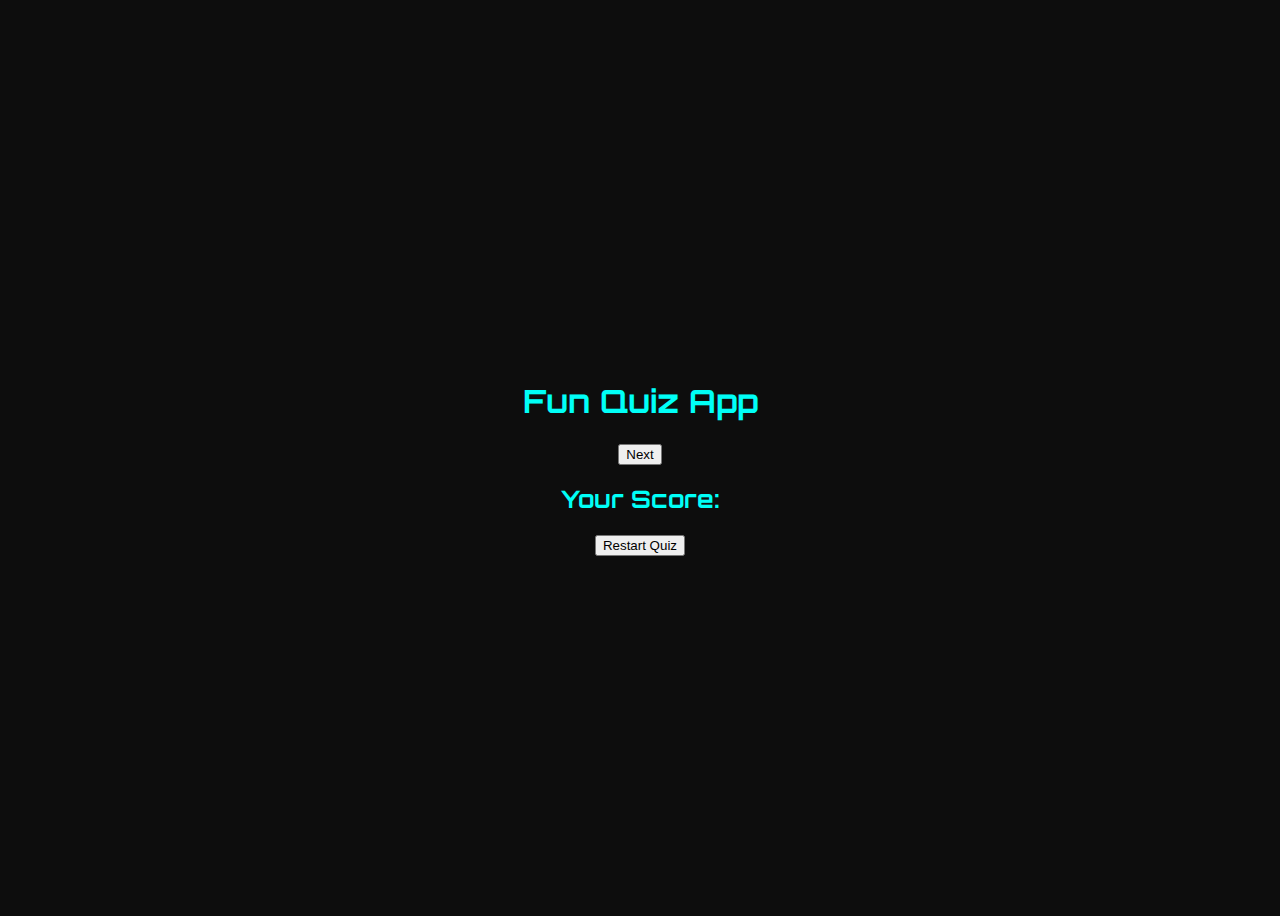
<file: INDEX.HTML>
<!DOCTYPE html>
<html lang="en">
<head>
  <meta charset="UTF-8">
  <meta name="viewport" content="width=device-width, initial-scale=1.0">
  <title>Quiz App</title>
  <link rel="stylesheet" href="style.css">
</head>
<body>
  <div class="container">
    <h1>Fun Quiz App</h1>
    <div id="quizCard" class="quiz-card">
      <h2 id="question"></h2>
      <div id="options" class="options"></div>
      <button id="nextBtn">Next</button>
    </div>
    <div id="resultCard" class="result-card hidden">
      <h2>Your Score:</h2>
      <p id="score"></p>
      <button id="restartBtn">Restart Quiz</button>
    </div>
  </div>

  <script src="script.js"></script>
</body>
</html>
</file>
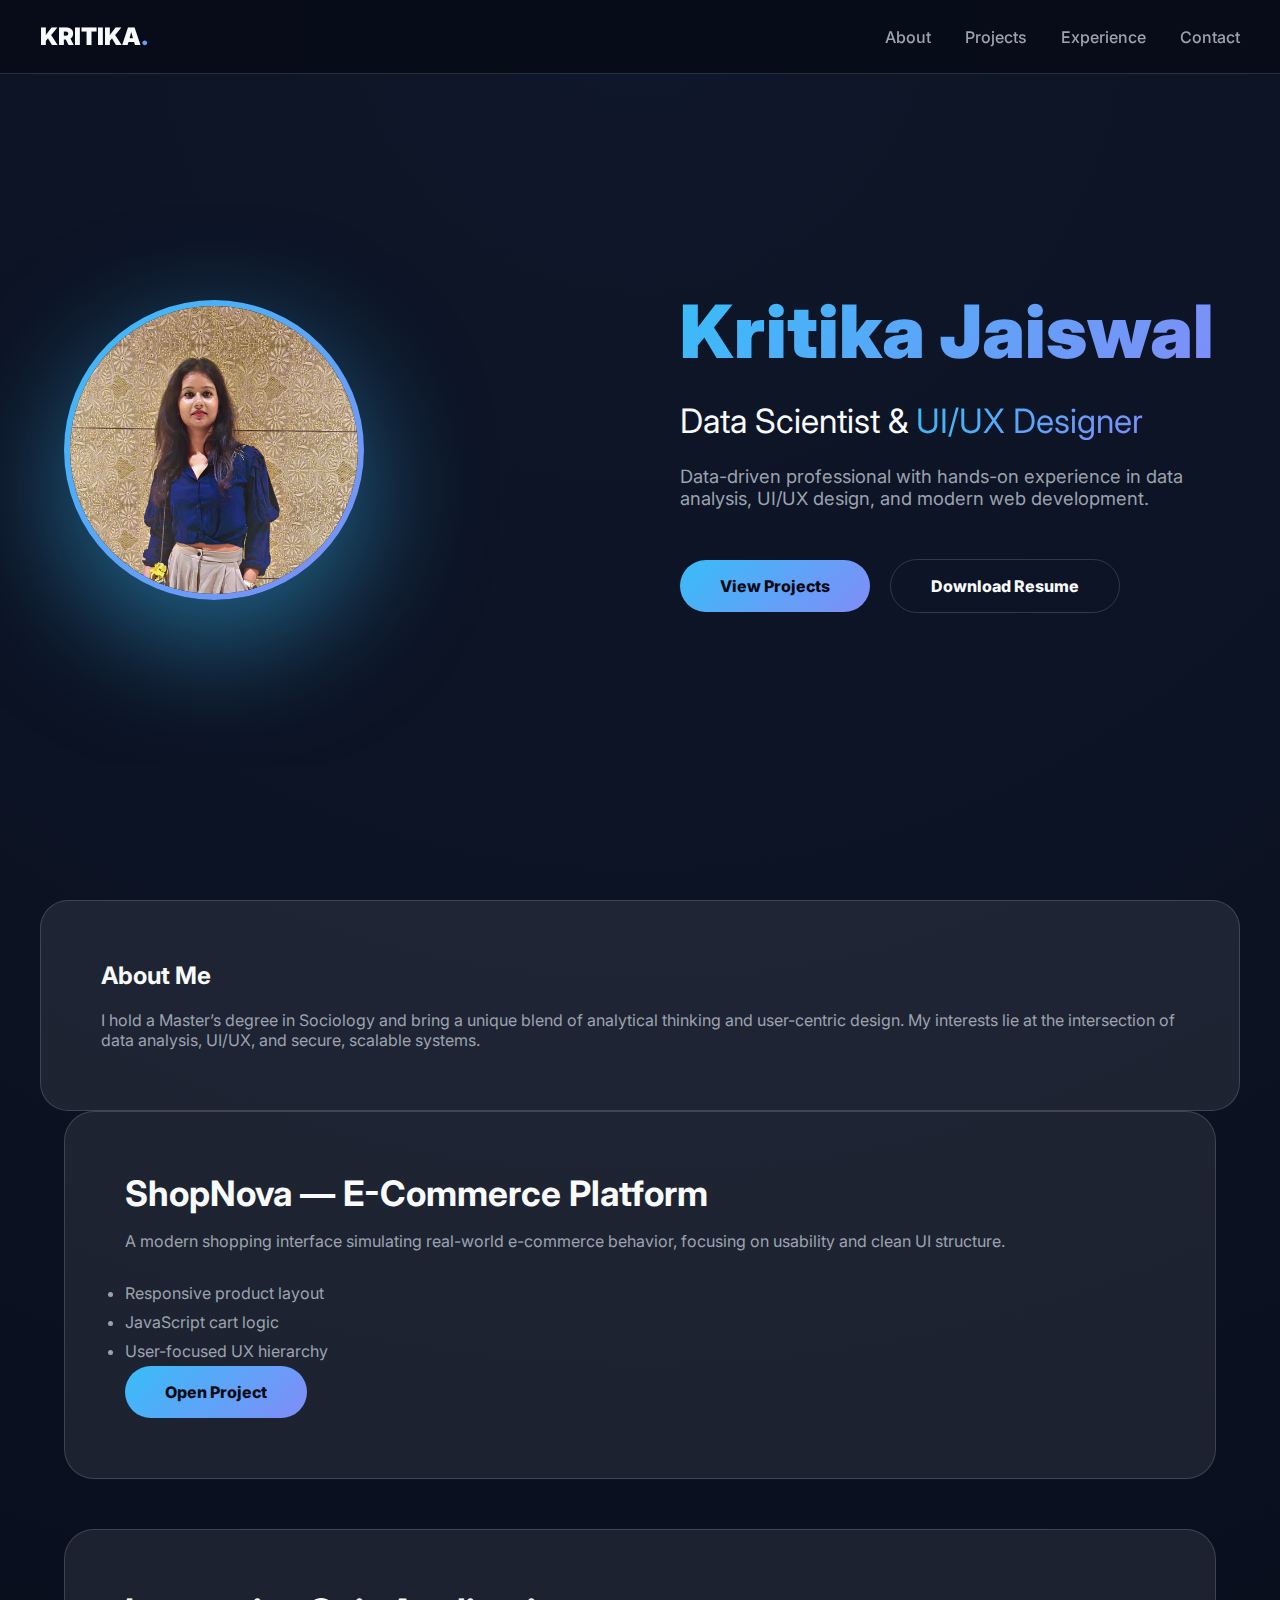
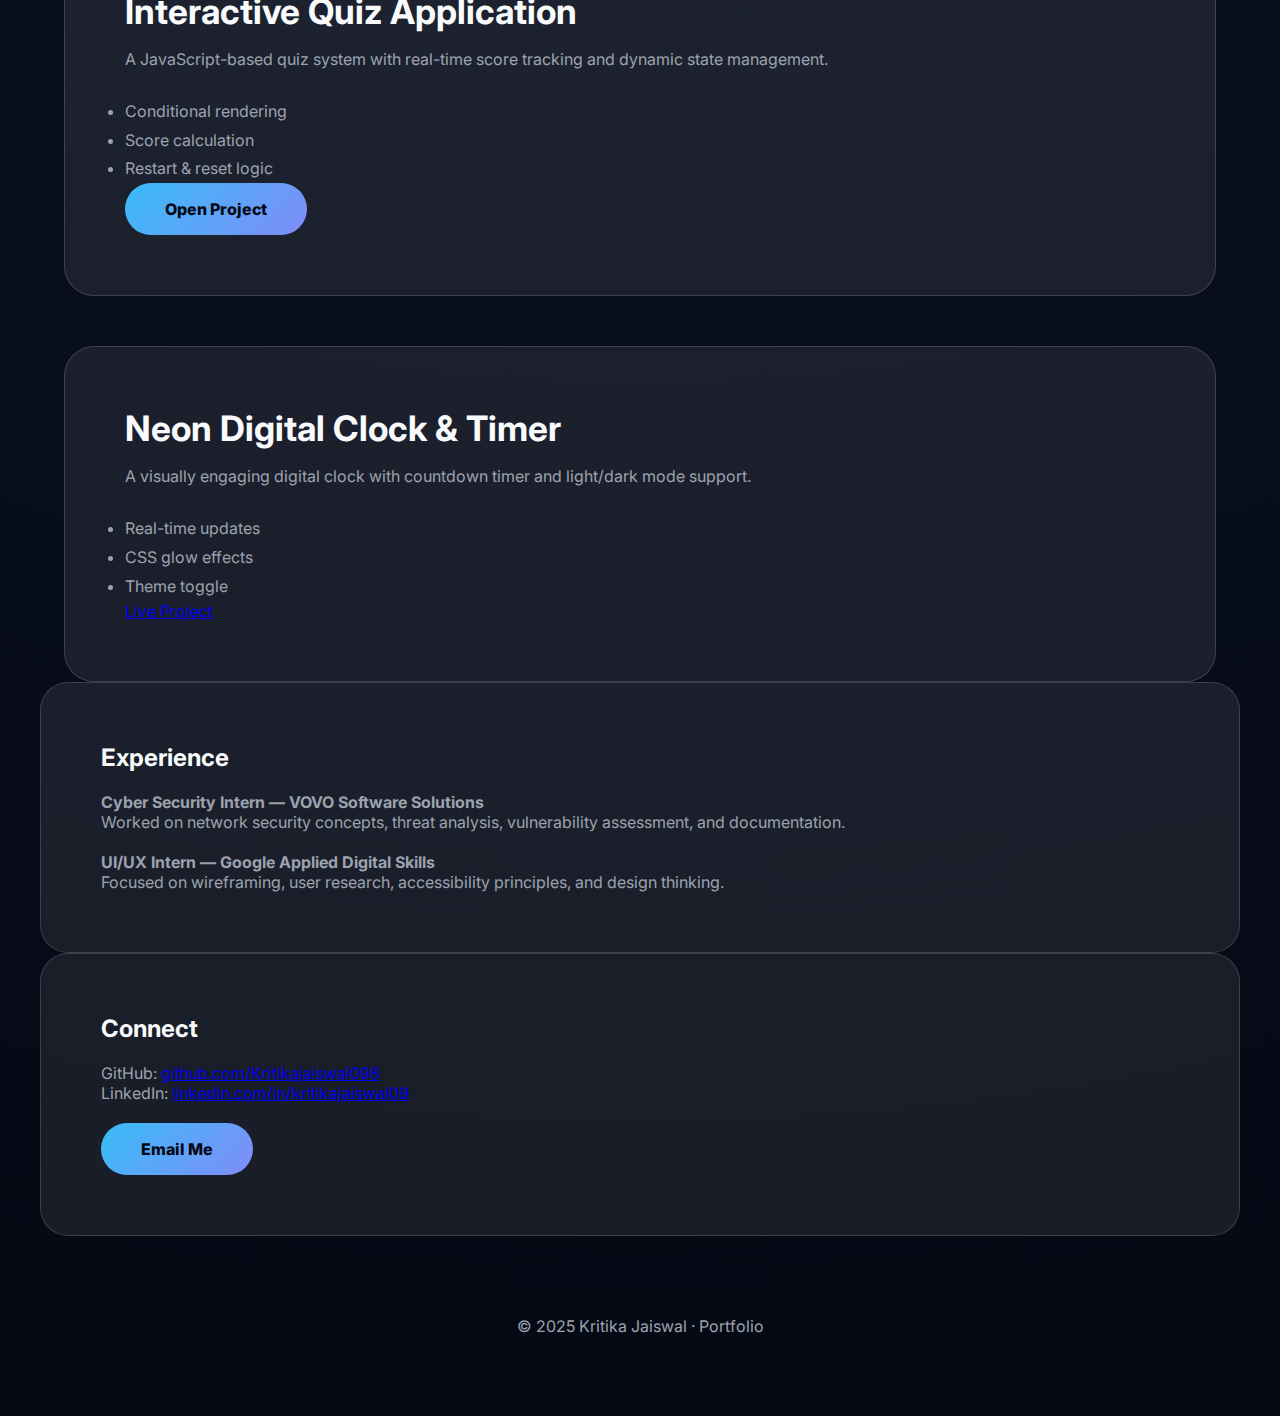
<file: index.html>
<!DOCTYPE html>
<html lang="en">
<head>
<meta charset="UTF-8">
<meta name="viewport" content="width=device-width, initial-scale=1.0">
<title>Kritika Jaiswal | Data Science & UI/UX Portfolio</title>

<link href="https://fonts.googleapis.com/css2?family=Inter:wght@400;500;600;700;800;900&display=swap" rel="stylesheet">

<style>
:root{
  --bg:#050914;
  --card:rgba(255,255,255,0.08);
  --border:rgba(255,255,255,0.15);
  --text:#f8fafc;
  --muted:#9ca3af;
  --accent:linear-gradient(135deg,#38bdf8,#818cf8);
}

*{margin:0;padding:0;box-sizing:border-box;font-family:Inter,sans-serif}
html{scroll-behavior:smooth}
body{
  background:radial-gradient(circle at top,#0f172a,#050914);
  color:var(--text);
}

.container{max-width:1200px;margin:auto;padding:0 24px}
section{padding:140px 0}

/* NAV */
header{
  position:fixed;top:0;width:100%;
  backdrop-filter:blur(12px);
  background:rgba(5,9,20,.75);
  border-bottom:1px solid var(--border);
  z-index:100;
}
.nav{
  display:flex;justify-content:space-between;align-items:center;
  padding:22px 0;
}
.logo{font-size:1.5rem;font-weight:900}
.logo span{background:var(--accent);-webkit-background-clip:text;color:transparent}
.nav a{margin-left:30px;color:var(--muted);text-decoration:none;font-weight:500}
.nav a:hover{color:#fff}

/* HERO */
.hero{
  min-height:100vh;
  display:grid;
  grid-template-columns:1fr 1fr;
  gap:80px;
  align-items:center;
}
.hero-img{
  width:300px;height:300px;border-radius:50%;
  object-fit:cover;
  border:6px solid transparent;
  background:linear-gradient(#000,#000) padding-box,var(--accent) border-box;
  box-shadow:0 40px 120px rgba(56,189,248,.5);
}
.hero h1{
  font-size:4.6rem;font-weight:900;
  white-space:nowrap;
  background:var(--accent);
  -webkit-background-clip:text;color:transparent;
}
.hero h2{font-size:2.1rem;font-weight:400;margin:24px 0}
.hero h2 span{background:var(--accent);-webkit-background-clip:text;color:transparent}
.hero p{max-width:560px;color:var(--muted);font-size:1.15rem;margin-bottom:50px}

/* BUTTONS */
.btn{
  padding:16px 40px;border-radius:40px;
  background:var(--accent);color:#050914;
  font-weight:800;text-decoration:none;
  margin-right:16px;display:inline-block;
}
.btn-outline{
  background:transparent;border:1px solid var(--border);
  color:var(--text)
}

/* SECTIONS */
.card{
  background:var(--card);
  border:1px solid var(--border);
  border-radius:28px;
  padding:60px;
}
.grid{display:grid;gap:50px}

/* PROJECTS */
.project{
  padding:60px;border-radius:30px;
  background:var(--card);border:1px solid var(--border);
}
.project h3{font-size:2.2rem;margin-bottom:14px}
.project p{color:var(--muted);line-height:1.7;margin-bottom:24px}
.project ul{color:var(--muted);line-height:1.8}

/* FOOTER */
footer{text-align:center;padding:80px 0;color:var(--muted)}

@media(max-width:900px){
  .hero{grid-template-columns:1fr;text-align:center}
  .hero-img{margin:auto}
  .hero h1{font-size:3rem;white-space:normal}
}
</style>
</head>

<body>

<header>
  <div class="container nav">
    <div class="logo">KRITIKA<span>.</span></div>
    <nav>
      <a href="#about">About</a>
      <a href="#projects">Projects</a>
      <a href="#experience">Experience</a>
      <a href="#contact">Contact</a>
    </nav>
  </div>
</header>

<section class="container hero">
  <img src="profile.jpg" class="hero-img" alt="Kritika Jaiswal">
  <div>
    <h1>Kritika Jaiswal</h1>
    <h2>Data Scientist & <span>UI/UX Designer</span></h2>
    <p>
      Data-driven professional with hands-on experience in data analysis,
      UI/UX design, and modern web development.
    </p>
    <a href="#projects" class="btn">View Projects</a>
    <a href="kritika_resume.pdf" class="btn btn-outline" download>Download Resume</a>
  </div>
</section>

<section id="about" class="container card">
  <h2>About Me</h2>
  <p style="margin-top:20px;color:var(--muted)">
    I hold a Master’s degree in Sociology and bring a unique blend of
    analytical thinking and user-centric design.
    My interests lie at the intersection of data analysis, UI/UX,
    and secure, scalable systems.
  </p>
</section>

<section id="projects" class="container grid">
  <div class="project">
    <h3>ShopNova — E-Commerce Platform</h3>
    <p>
      A modern shopping interface simulating real-world e-commerce behavior,
      focusing on usability and clean UI structure.
    </p>
    <ul>
      <li>Responsive product layout</li>
      <li>JavaScript cart logic</li>
      <li>User-focused UX hierarchy</li>
    </ul>
    <a href="shopnova.html" target="_blank" class="btn">Open Project</a>
  </div>

  <div class="project">
    <h3>Interactive Quiz Application</h3>
    <p>
      A JavaScript-based quiz system with real-time score tracking
      and dynamic state management.
    </p>
    <ul>
      <li>Conditional rendering</li>
      <li>Score calculation</li>
      <li>Restart & reset logic</li>
    </ul>
    <a href="QUIZ_APP.HTML" target="_blank" class="btn">Open Project</a>
  </div>

  <div class="project">
    <h3>Neon Digital Clock & Timer</h3>
    <p>
      A visually engaging digital clock with countdown timer
      and light/dark mode support.
    </p>
    <ul>
      <li>Real-time updates</li>
      <li>CSS glow effects</li>
      <li>Theme toggle</li>
    </ul>
    <a href="https://kritikajaiswal098.github.io/digital-clock-date/" target="_blank">
  Live Project
</a>
  </div>
</section>

<section id="experience" class="container card">
  <h2>Experience</h2>
  <p style="margin-top:20px;color:var(--muted)">
    <strong>Cyber Security Intern — VOVO Software Solutions</strong><br>
    Worked on network security concepts, threat analysis,
    vulnerability assessment, and documentation.
  </p>
  <p style="margin-top:20px;color:var(--muted)">
    <strong>UI/UX Intern — Google Applied Digital Skills</strong><br>
    Focused on wireframing, user research,
    accessibility principles, and design thinking.
  </p>
</section>

<section id="contact" class="container card">
  <h2>Connect</h2>
  <p style="color:var(--muted);margin:20px 0">
    GitHub: <a href="https://github.com/Kritikajaiswal098" target="_blank">github.com/Kritikajaiswal098</a><br>
    LinkedIn: <a href="https://www.linkedin.com/in/kritikajaiswal09" target="_blank">linkedin.com/in/kritikajaiswal09</a>
  </p>
  <a href="mailto:jkritika534@gmail.com" class="btn">Email Me</a>
</section>

<footer>
© 2025 Kritika Jaiswal · Portfolio
</footer>

</body>
</html>
</file>
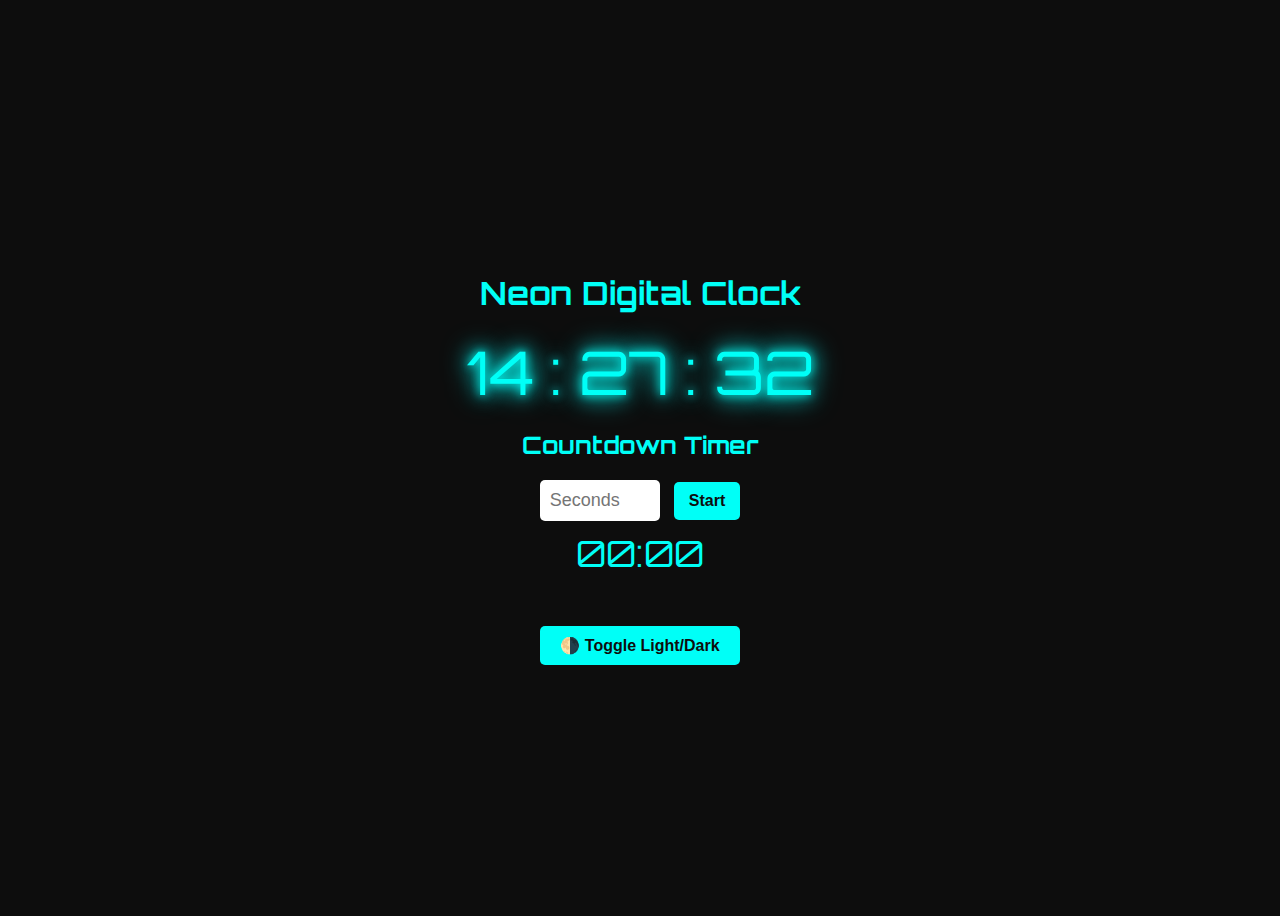
<file: digital_clock_&_timer.html>
<!DOCTYPE html>
<html lang="en">
<head>
  <meta charset="UTF-8">
  <meta name="viewport" content="width=device-width, initial-scale=1.0">
  <title>Neon Clock & Timer</title>
  <link rel="stylesheet" href="style.css">
</head>
<body>
  <div class="container">
    <h1>Neon Digital Clock</h1>
    
    <div class="clock">
      <span id="hours">00</span> :
      <span id="minutes">00</span> :
      <span id="seconds">00</span>
    </div>

    <div class="timer">
      <h2>Countdown Timer</h2>
      <input type="number" id="timerInput" placeholder="Seconds">
      <button id="startTimer">Start</button>
      <div id="timerDisplay">00:00</div>
    </div>

    <button id="modeToggle">🌗 Toggle Light/Dark</button>
  </div>

  <script src="script.js"></script>
</body>
</html>
</file>
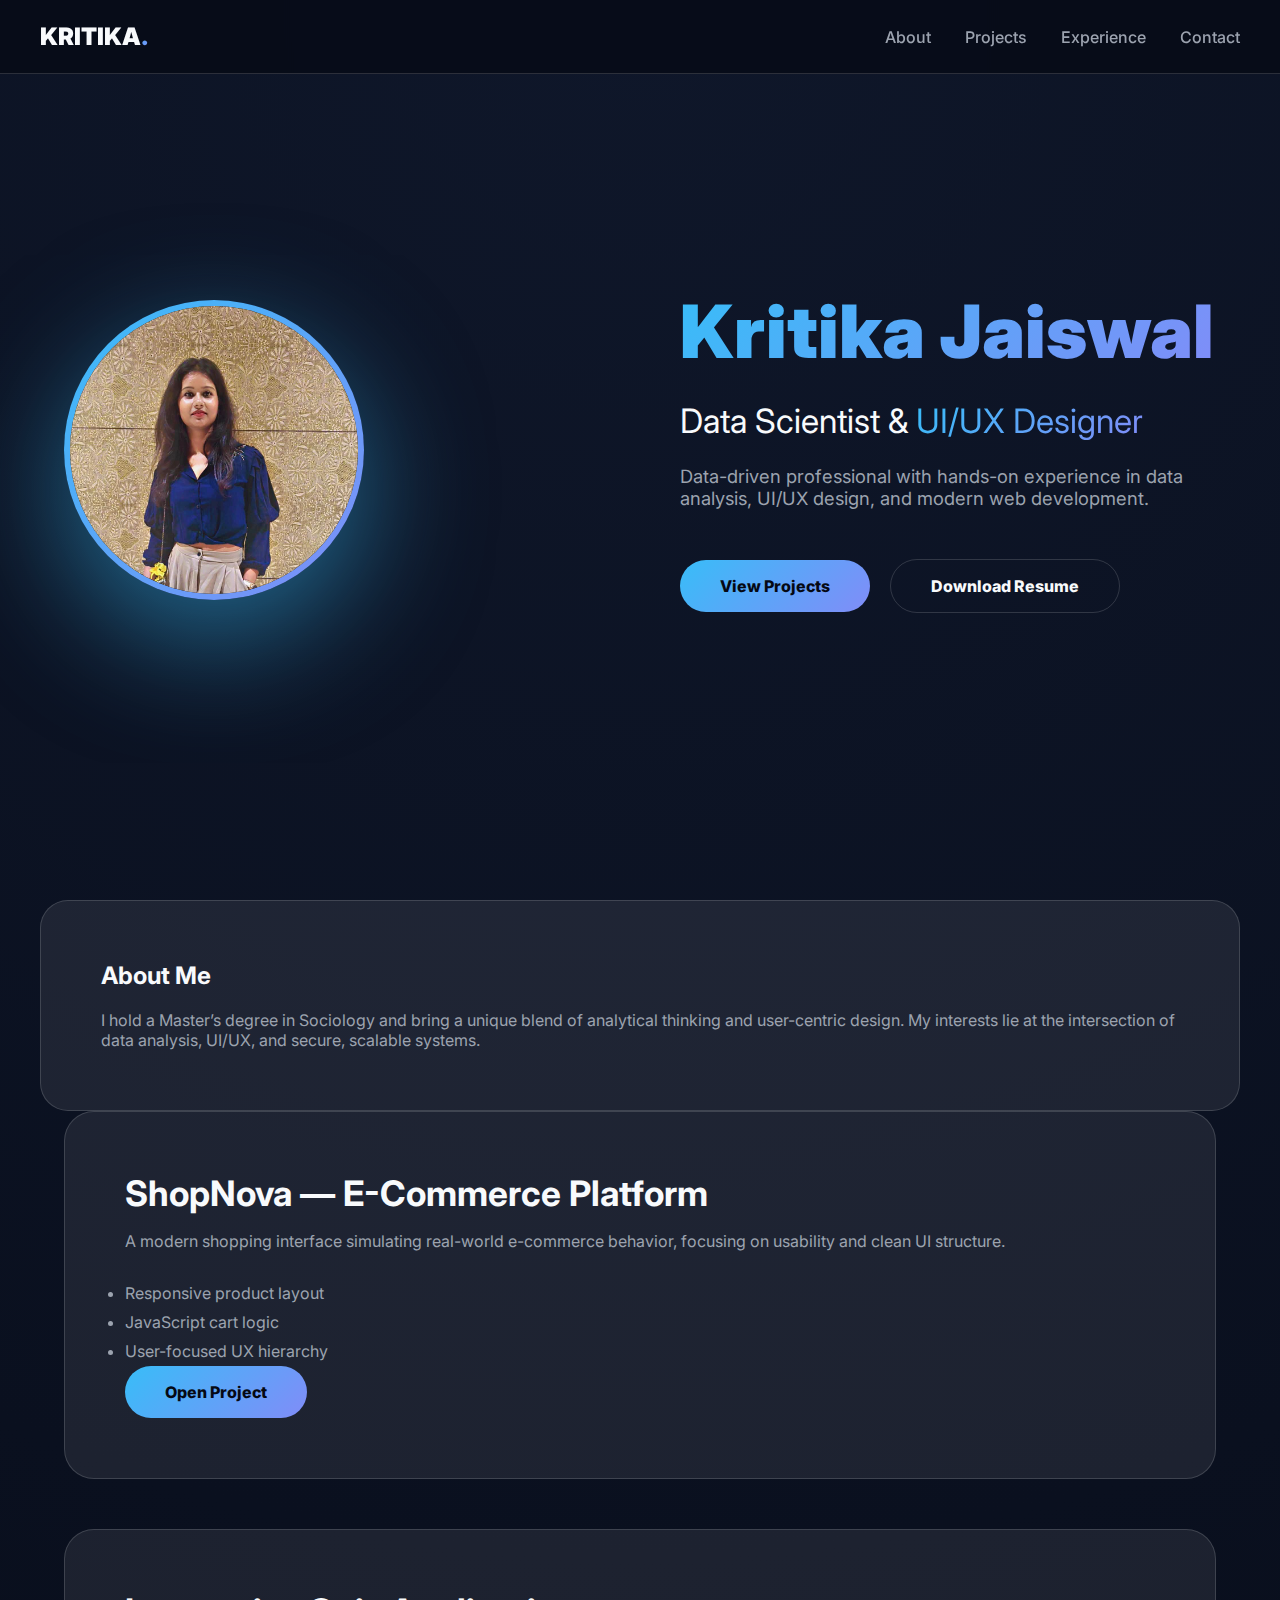
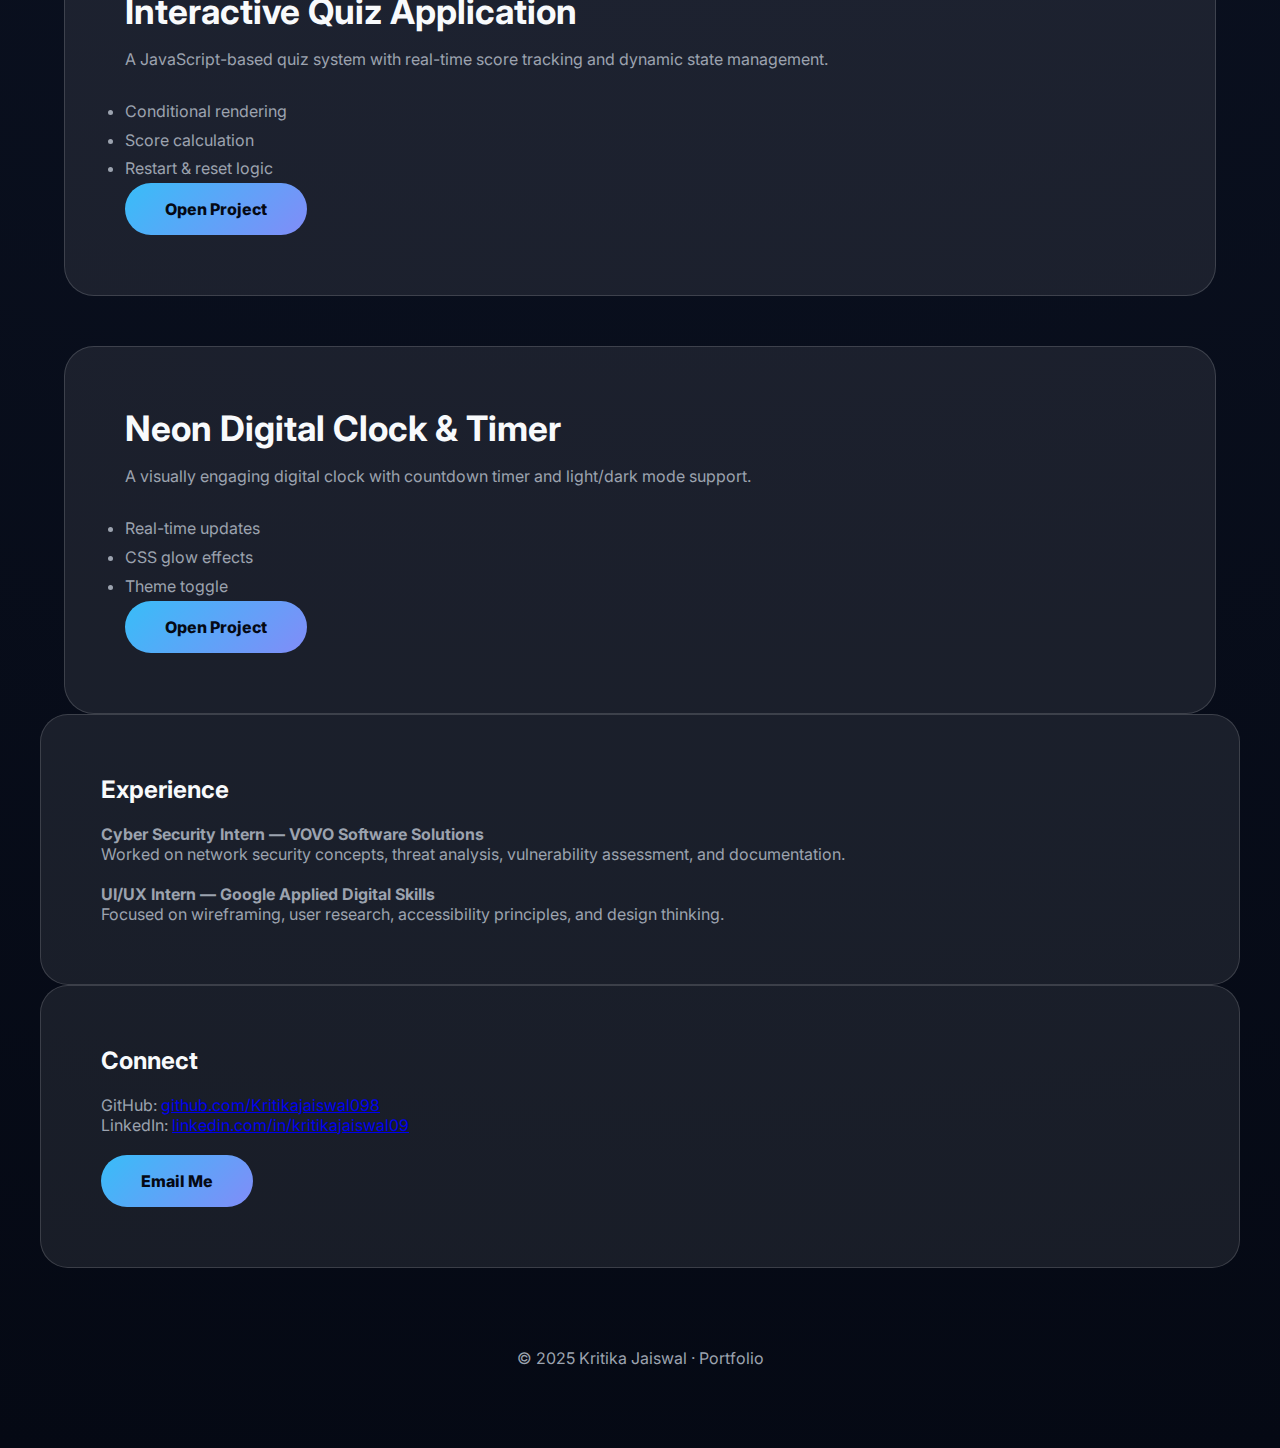
<file: index.html.html>
<!DOCTYPE html>
<html lang="en">
<head>
<meta charset="UTF-8">
<meta name="viewport" content="width=device-width, initial-scale=1.0">
<title>Kritika Jaiswal | Data Science & UI/UX Portfolio</title>

<link href="https://fonts.googleapis.com/css2?family=Inter:wght@400;500;600;700;800;900&display=swap" rel="stylesheet">

<style>
:root{
  --bg:#050914;
  --card:rgba(255,255,255,0.08);
  --border:rgba(255,255,255,0.15);
  --text:#f8fafc;
  --muted:#9ca3af;
  --accent:linear-gradient(135deg,#38bdf8,#818cf8);
}

*{margin:0;padding:0;box-sizing:border-box;font-family:Inter,sans-serif}
html{scroll-behavior:smooth}
body{
  background:radial-gradient(circle at top,#0f172a,#050914);
  color:var(--text);
}

.container{max-width:1200px;margin:auto;padding:0 24px}
section{padding:140px 0}

/* NAV */
header{
  position:fixed;top:0;width:100%;
  backdrop-filter:blur(12px);
  background:rgba(5,9,20,.75);
  border-bottom:1px solid var(--border);
  z-index:100;
}
.nav{
  display:flex;justify-content:space-between;align-items:center;
  padding:22px 0;
}
.logo{font-size:1.5rem;font-weight:900}
.logo span{background:var(--accent);-webkit-background-clip:text;color:transparent}
.nav a{margin-left:30px;color:var(--muted);text-decoration:none;font-weight:500}
.nav a:hover{color:#fff}

/* HERO */
.hero{
  min-height:100vh;
  display:grid;
  grid-template-columns:1fr 1fr;
  gap:80px;
  align-items:center;
}
.hero-img{
  width:300px;height:300px;border-radius:50%;
  object-fit:cover;
  border:6px solid transparent;
  background:linear-gradient(#000,#000) padding-box,var(--accent) border-box;
  box-shadow:0 40px 120px rgba(56,189,248,.5);
}
.hero h1{
  font-size:4.6rem;font-weight:900;
  white-space:nowrap;
  background:var(--accent);
  -webkit-background-clip:text;color:transparent;
}
.hero h2{font-size:2.1rem;font-weight:400;margin:24px 0}
.hero h2 span{background:var(--accent);-webkit-background-clip:text;color:transparent}
.hero p{max-width:560px;color:var(--muted);font-size:1.15rem;margin-bottom:50px}

/* BUTTONS */
.btn{
  padding:16px 40px;border-radius:40px;
  background:var(--accent);color:#050914;
  font-weight:800;text-decoration:none;
  margin-right:16px;display:inline-block;
}
.btn-outline{
  background:transparent;border:1px solid var(--border);
  color:var(--text)
}

/* SECTIONS */
.card{
  background:var(--card);
  border:1px solid var(--border);
  border-radius:28px;
  padding:60px;
}
.grid{display:grid;gap:50px}

/* PROJECTS */
.project{
  padding:60px;border-radius:30px;
  background:var(--card);border:1px solid var(--border);
}
.project h3{font-size:2.2rem;margin-bottom:14px}
.project p{color:var(--muted);line-height:1.7;margin-bottom:24px}
.project ul{color:var(--muted);line-height:1.8}

/* FOOTER */
footer{text-align:center;padding:80px 0;color:var(--muted)}

@media(max-width:900px){
  .hero{grid-template-columns:1fr;text-align:center}
  .hero-img{margin:auto}
  .hero h1{font-size:3rem;white-space:normal}
}
</style>
</head>

<body>

<header>
  <div class="container nav">
    <div class="logo">KRITIKA<span>.</span></div>
    <nav>
      <a href="#about">About</a>
      <a href="#projects">Projects</a>
      <a href="#experience">Experience</a>
      <a href="#contact">Contact</a>
    </nav>
  </div>
</header>

<section class="container hero">
  <img src="profile.jpg" class="hero-img" alt="Kritika Jaiswal">
  <div>
    <h1>Kritika Jaiswal</h1>
    <h2>Data Scientist & <span>UI/UX Designer</span></h2>
    <p>
      Data-driven professional with hands-on experience in data analysis,
      UI/UX design, and modern web development.
    </p>
    <a href="#projects" class="btn">View Projects</a>
    <a href="kritika_resume.pdf" class="btn btn-outline" download>Download Resume</a>
  </div>
</section>

<section id="about" class="container card">
  <h2>About Me</h2>
  <p style="margin-top:20px;color:var(--muted)">
    I hold a Master’s degree in Sociology and bring a unique blend of
    analytical thinking and user-centric design.
    My interests lie at the intersection of data analysis, UI/UX,
    and secure, scalable systems.
  </p>
</section>

<section id="projects" class="container grid">
  <div class="project">
    <h3>ShopNova — E-Commerce Platform</h3>
    <p>
      A modern shopping interface simulating real-world e-commerce behavior,
      focusing on usability and clean UI structure.
    </p>
    <ul>
      <li>Responsive product layout</li>
      <li>JavaScript cart logic</li>
      <li>User-focused UX hierarchy</li>
    </ul>
    <a href=" https://kritikajaiswal098.github.io/E-COMMERCE-APP/" target="_blank" class="btn">Open Project</a>
  </div>

  <div class="project">
    <h3>Interactive Quiz Application</h3>
    <p>
      A JavaScript-based quiz system with real-time score tracking
      and dynamic state management.
    </p>
    <ul>
      <li>Conditional rendering</li>
      <li>Score calculation</li>
      <li>Restart & reset logic</li>
    </ul>
    <a href=" https://kritikajaiswal098.github.io/INTERACTIVE-QUIZ-APP-V2/" target="_blank" class="btn">Open Project</a>
  </div>

  <div class="project">
    <h3>Neon Digital Clock & Timer</h3>
    <p>
      A visually engaging digital clock with countdown timer
      and light/dark mode support.
    </p>
    <ul>
      <li>Real-time updates</li>
      <li>CSS glow effects</li>
      <li>Theme toggle</li>
    </ul>
    <a href="https://kritikajaiswal098.github.io/digital-clock-date/"
   target="_blank" class="btn">Open Project</a>
  </div>
</section>

<section id="experience" class="container card">
  <h2>Experience</h2>
  <p style="margin-top:20px;color:var(--muted)">
    <strong>Cyber Security Intern — VOVO Software Solutions</strong><br>
    Worked on network security concepts, threat analysis,
    vulnerability assessment, and documentation.
  </p>
  <p style="margin-top:20px;color:var(--muted)">
    <strong>UI/UX Intern — Google Applied Digital Skills</strong><br>
    Focused on wireframing, user research,
    accessibility principles, and design thinking.
  </p>
</section>

<section id="contact" class="container card">
  <h2>Connect</h2>
  <p style="color:var(--muted);margin:20px 0">
    GitHub: <a href="https://github.com/Kritikajaiswal098" target="_blank">github.com/Kritikajaiswal098</a><br>
    LinkedIn: <a href="https://www.linkedin.com/in/kritikajaiswal09" target="_blank">linkedin.com/in/kritikajaiswal09</a>
  </p>
  <a href="mailto:jkritika534@gmail.com" class="btn">Email Me</a>
</section>

<footer>
© 2025 Kritika Jaiswal · Portfolio
</footer>

</body>
</html>
</file>
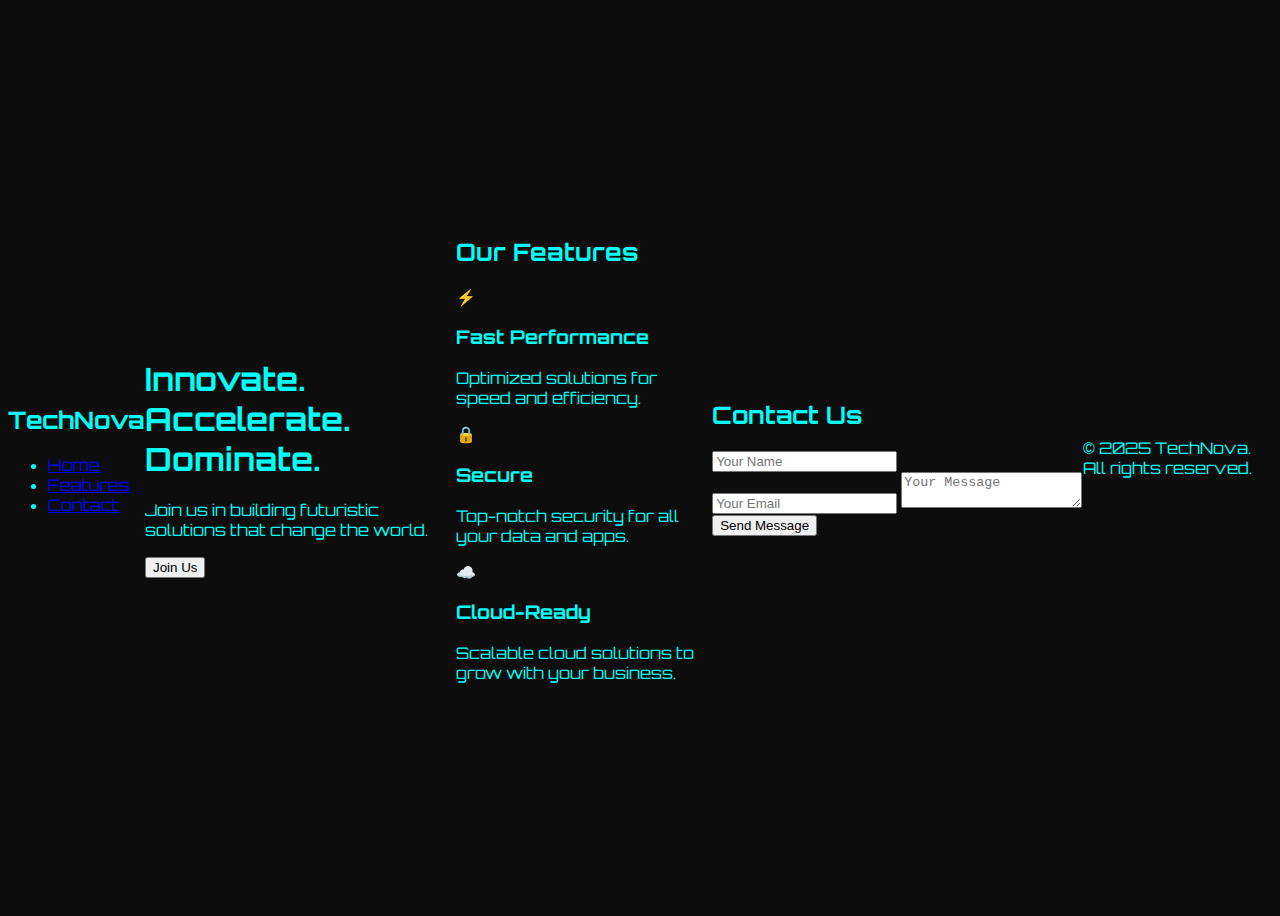
<file: shopnova.html>
<!DOCTYPE html>
<html lang="en">
<head>
  <meta charset="UTF-8">
  <meta name="viewport" content="width=device-width, initial-scale=1.0">
  <title>TechNova | Futuristic Startup</title>
  <link rel="stylesheet" href="style.css">
  <link href="https://fonts.googleapis.com/css2?family=Roboto:wght@400;700&display=swap" rel="stylesheet">
</head>
<body>

  <!-- Navbar -->
  <header>
    <nav class="navbar">
      <h2 class="logo">Tech<span>Nova</span></h2>
      <ul class="nav-links">
        <li><a href="#home">Home</a></li>
        <li><a href="#features">Features</a></li>
        <li><a href="#contact">Contact</a></li>
      </ul>
    </nav>
  </header>

  <!-- Hero Section -->
  <section id="home" class="hero">
    <div class="hero-content">
      <h1>Innovate. Accelerate. Dominate.</h1>
      <p>Join us in building futuristic solutions that change the world.</p>
      <button class="btn">Join Us</button>
    </div>
  </section>

  <!-- Features Section -->
  <section id="features" class="features">
    <h2>Our Features</h2>
    <div class="feature-grid">
      <div class="feature">
        <div class="icon">⚡</div>
        <h3>Fast Performance</h3>
        <p>Optimized solutions for speed and efficiency.</p>
      </div>
      <div class="feature">
        <div class="icon">🔒</div>
        <h3>Secure</h3>
        <p>Top-notch security for all your data and apps.</p>
      </div>
      <div class="feature">
        <div class="icon">☁️</div>
        <h3>Cloud-Ready</h3>
        <p>Scalable cloud solutions to grow with your business.</p>
      </div>
    </div>
  </section>

  <!-- Contact Section -->
  <section id="contact" class="contact">
    <h2>Contact Us</h2>
    <form>
      <input type="text" placeholder="Your Name" required>
      <input type="email" placeholder="Your Email" required>
      <textarea placeholder="Your Message" required></textarea>
      <button type="submit" class="btn">Send Message</button>
    </form>
  </section>

  <footer>
    <p>© 2025 TechNova. All rights reserved.</p>
  </footer>

  <script src="script.js"></script>
</body>
</html>
</file>
<file: style.css>
@import url('https://fonts.googleapis.com/css2?family=Orbitron:wght@500&display=swap');

body {
  background-color: #0d0d0d;
  color: #00fff7;
  font-family: 'Orbitron', sans-serif;
  display: flex;
  justify-content: center;
  align-items: center;
  min-height: 100vh;
  transition: 0.5s;
}

body.light-mode {
  background-color: #f0f0f0;
  color: #0d0d0d;
}

.container {
  text-align: center;
}

.clock {
  font-size: 60px;
  margin: 20px 0;
  text-shadow: 0 0 10px #00fff7, 0 0 20px #00fff7, 0 0 30px #00fff7;
}

.timer {
  margin: 20px 0;
}

#timerInput {
  padding: 10px;
  width: 100px;
  font-size: 18px;
  border-radius: 5px;
  border: none;
  outline: none;
}

#startTimer {
  padding: 10px 15px;
  font-size: 16px;
  margin-left: 10px;
  cursor: pointer;
  border: none;
  border-radius: 5px;
  background-color: #00fff7;
  color: #0d0d0d;
  font-weight: bold;
  transition: 0.3s;
}

#startTimer:hover {
  background-color: #00c2b8;
}

#timerDisplay {
  font-size: 36px;
  margin-top: 10px;
}

#modeToggle {
  margin-top: 30px;
  padding: 10px 20px;
  cursor: pointer;
  border: none;
  border-radius: 5px;
  font-size: 16px;
  background-color: #00fff7;
  color: #0d0d0d;
  font-weight: bold;
  transition: 0.3s;
}

#modeToggle:hover {
  background-color: #00c2b8;
}
</file>
